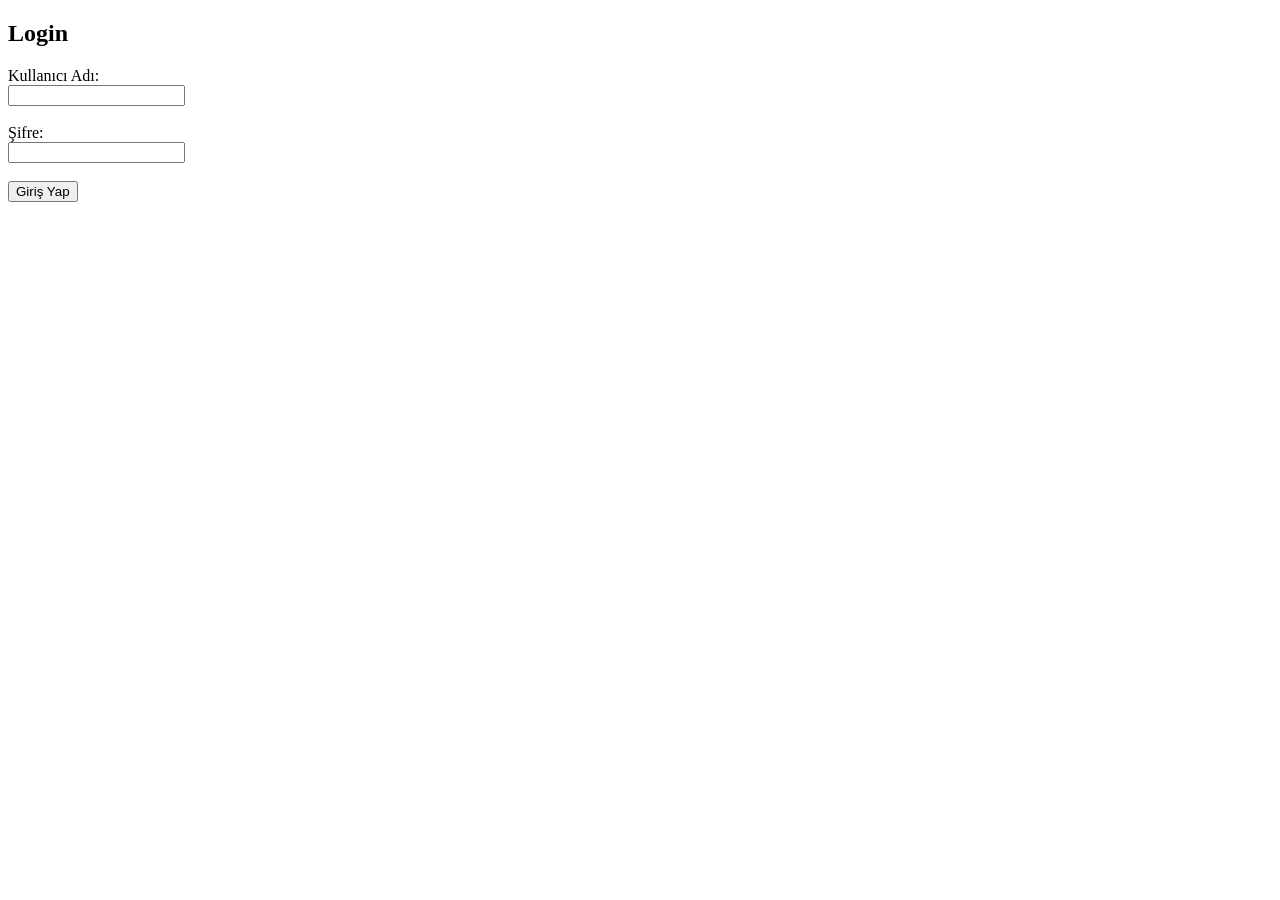
<file: reading_section/frontend/index.html>
<!DOCTYPE html>
<html lang="tr">
<head>
  <meta charset="UTF-8">
  <title>IELTS Reading Assistant - Giriş</title>
</head>
<body>
  <h2>Login</h2>
  <form id="loginForm">
    <label for="username">Kullanıcı Adı:</label><br/>
    <input type="text" id="username" name="username" required /><br/><br/>
    <label for="password">Şifre:</label><br/>
    <input type="password" id="password" name="password" required /><br/><br/>
    <button type="submit">Giriş Yap</button>

  <div id="login-message" style="color:red; margin-top: 10px;"></div>


  </form>

  <script>
    const loginForm = document.getElementById('loginForm');
    const loginMessage = document.getElementById("login-message");

    loginForm.addEventListener("submit", async (e) => {
      e.preventDefault();
      const username = e.target.username.value.trim();
      const password = e.target.password.value;
      try {
        const response = await fetch("http://127.0.0.1:8000/auth/login", {
          method: "POST",
          headers: {
            "Content-Type": "application/x-www-form-urlencoded",
          },
          body: new URLSearchParams({ username, password }),
        });

        if (!response.ok) {
          loginMessage.textContent = "Giriş başarısız: " + response.statusText;
          return;
        }

        const data = await response.json();
        localStorage.setItem("access_token", data.access_token);
        loginMessage.style.color = "green";
        loginMessage.textContent = "Giriş başarılı! Reading sayfasına yönlendiriliyorsunuz...";
        setTimeout(() => {
          window.location.href = "/static/reading.html";
        }, 1000);
      } catch (error) {
        loginMessage.textContent = "Giriş sırasında hata oluştu.";
        console.error(error);
      }
    });
  </script>
</body>
</html>
</file>
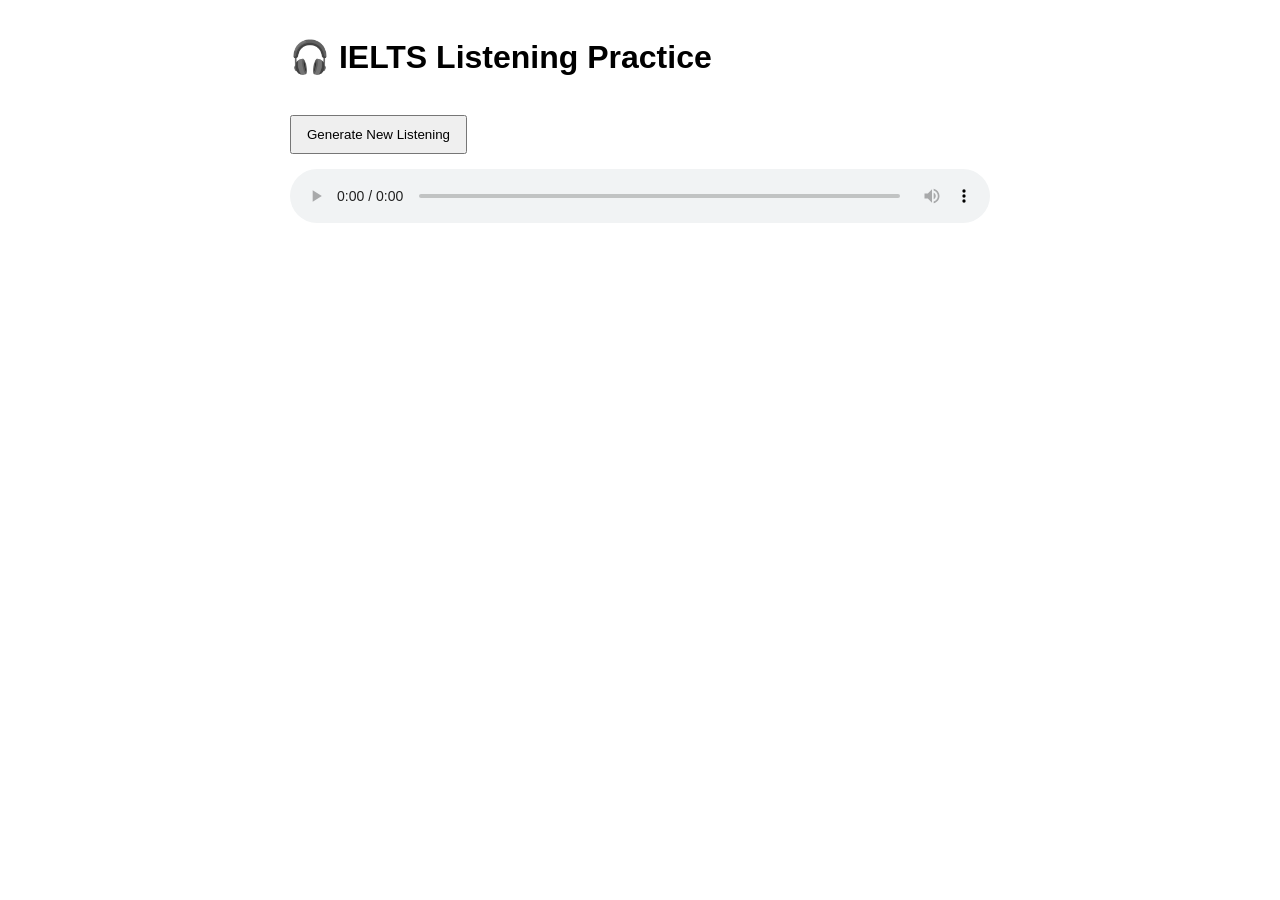
<file: frontend.html>
<!DOCTYPE html>
<html lang="en">
<head>
    <meta charset="UTF-8" />
    <meta name="viewport" content="width=device-width, initial-scale=1.0" />
    <title>IELTS Listening Practice</title>
    <style>
        body { font-family: Arial, sans-serif; max-width: 700px; margin: 2rem auto; line-height: 1.6; }
        button { padding: 10px 15px; margin-top: 10px; cursor: pointer; }
        .question-box { margin-top: 30px; }
        audio { margin-top: 15px; width: 100%; }
    </style>
</head>
<body>
    <h1>🎧 IELTS Listening Practice</h1>
    <button onclick="loadListening()">Generate New Listening</button>
    <div id="dialogue"></div>
    <audio id="audio" controls></audio>

    <div class="question-box">
        <p id="question"></p>
        <form id="quiz-form"></form>
        <p id="feedback"></p>
    </div>

    <script>
        async function loadListening() {
            const res = await fetch("/generate-listening");
            const data = await res.json();

            const dialogueBox = document.getElementById("dialogue");
            const question = document.getElementById("question");
            const form = document.getElementById("quiz-form");
            const audio = document.getElementById("audio");
            const feedback = document.getElementById("feedback");

            feedback.innerText = "";
            dialogueBox.innerHTML = "<h3>Transcript:</h3><p>" + data.dialogue.join("<br>") + "</p>";
            question.innerText = data.question;
            audio.src = data.audio_url;

            form.innerHTML = "";
            data.options.forEach(opt => {
                const radio = `<label><input type='radio' name='choice' value='${opt[0]}' /> ${opt}</label><br>`;
                form.innerHTML += radio;
            });
            form.innerHTML += `<button type='submit'>Check Answer</button>`;

            form.onsubmit = function(e) {
                e.preventDefault();
                const selected = form.querySelector("input[name='choice']:checked");
                if (!selected) return (feedback.innerText = "Please select an option.");
                feedback.innerText = selected.value === data.answer ? "✅ Correct!" : `❌ Incorrect. Correct answer is ${data.answer}`;
            };
        }
    </script>
</body>
</html>
</file>
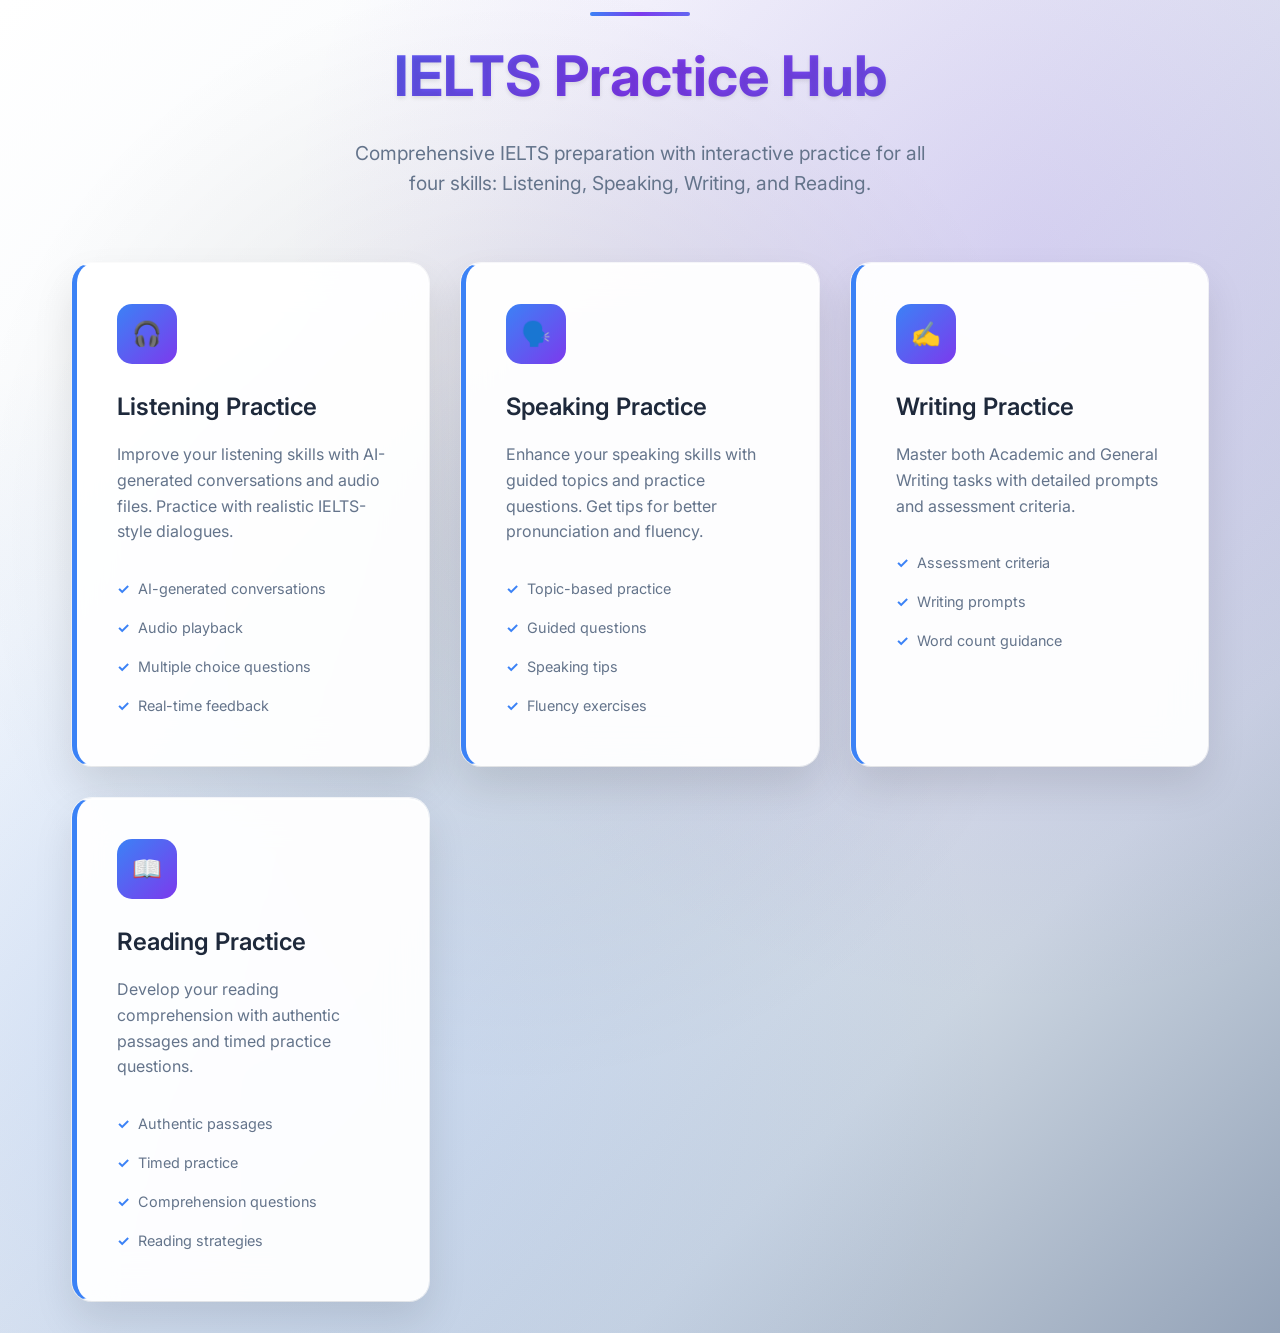
<file: templates/main.html>
<!DOCTYPE html>
<html lang="en">
<head>
    <meta charset="UTF-8" />
    <meta name="viewport" content="width=device-width, initial-scale=1.0" />
    <title>IELTS Practice Hub</title>
    <link href="https://fonts.googleapis.com/css2?family=Inter:wght@300;400;500;600;700&display=swap" rel="stylesheet">
    <style>
        * {
            margin: 0;
            padding: 0;
            box-sizing: border-box;
        }

        body { 
            font-family: 'Inter', -apple-system, BlinkMacSystemFont, sans-serif;
            background: 
                radial-gradient(circle at 20% 80%, rgba(59, 130, 246, 0.15) 0%, transparent 50%),
                radial-gradient(circle at 80% 20%, rgba(124, 58, 237, 0.15) 0%, transparent 50%),
                radial-gradient(circle at 40% 40%, rgba(0, 0, 0, 0.1) 0%, transparent 50%),
                linear-gradient(135deg, #ffffff 0%, #f8fafc 25%, #e2e8f0 50%, #cbd5e1 75%, #94a3b8 100%);
            min-height: 100vh;
            color: #333;
            line-height: 1.6;
            position: relative;
            overflow-x: hidden;
        }

        .container {
            max-width: 1200px;
            margin: 0 auto;
            padding: 2rem;
            position: relative;
            z-index: 1;
        }

        .header {
            text-align: center;
            margin-bottom: 4rem;
            color: #1e293b;
            position: relative;
        }

        .header::before {
            content: '';
            position: absolute;
            top: -20px;
            left: 50%;
            transform: translateX(-50%);
            width: 100px;
            height: 4px;
            background: linear-gradient(90deg, #3b82f6, #7c3aed, #6366f1);
            border-radius: 2px;
        }

        .header h1 {
            font-size: 3.5rem;
            font-weight: 700;
            margin-bottom: 1rem;
            background: linear-gradient(135deg, #3b82f6 0%, #7c3aed 50%, #6366f1 100%);
            -webkit-background-clip: text;
            -webkit-text-fill-color: transparent;
            background-clip: text;
            text-shadow: 0 2px 4px rgba(0,0,0,0.1);
        }

        .header p {
            font-size: 1.2rem;
            color: #64748b;
            font-weight: 400;
            max-width: 600px;
            margin: 0 auto;
        }

        .sections-grid {
            display: grid;
            grid-template-columns: repeat(auto-fit, minmax(300px, 1fr));
            gap: 2rem;
            margin-top: 3rem;
        }

        .section-card {
            background: rgba(255, 255, 255, 0.95);
            border-radius: 20px;
            padding: 2.5rem;
            box-shadow: 
                0 20px 40px rgba(0, 0, 0, 0.1),
                0 0 0 1px rgba(255, 255, 255, 0.8),
                inset 0 1px 0 rgba(255, 255, 255, 0.9);
            backdrop-filter: blur(20px);
            border: 1px solid rgba(255, 255, 255, 0.2);
            position: relative;
            transition: all 0.3s ease;
            cursor: pointer;
            text-decoration: none;
            color: inherit;
        }

        .section-card:hover {
            transform: translateY(-10px);
            box-shadow: 
                0 30px 60px rgba(0, 0, 0, 0.15),
                0 0 0 1px rgba(255, 255, 255, 0.9);
        }

        .section-card.listening {
            border-left: 5px solid #3b82f6;
        }

        .section-card.speaking {
            border-left: 5px solid #3b82f6;
        }

        .section-card.writing {
            border-left: 5px solid #3b82f6;
        }

        .section-card.reading {
            border-left: 5px solid #3b82f6;
        }

        .section-icon {
            width: 60px;
            height: 60px;
            border-radius: 15px;
            display: flex;
            align-items: center;
            justify-content: center;
            margin-bottom: 1.5rem;
            font-size: 1.5rem;
            color: white;
        }

        .section-icon.listening {
            background: linear-gradient(135deg, #3b82f6, #7c3aed);
        }

        .section-icon.speaking {
            background: linear-gradient(135deg, #3b82f6, #7c3aed);
        }

        .section-icon.writing {
            background: linear-gradient(135deg, #3b82f6, #7c3aed);
        }

        .section-icon.reading {
            background: linear-gradient(135deg, #3b82f6, #7c3aed);
        }

        .section-card h3 {
            font-size: 1.5rem;
            font-weight: 600;
            margin-bottom: 1rem;
            color: #1e293b;
        }

        .section-card p {
            color: #64748b;
            margin-bottom: 1.5rem;
            line-height: 1.6;
        }

        .section-features {
            list-style: none;
            margin-top: 1rem;
        }

        .section-features li {
            padding: 0.5rem 0;
            color: #64748b;
            font-size: 0.9rem;
            display: flex;
            align-items: center;
        }

        .section-features li::before {
            content: '✓';
            color: #3b82f6;
            font-weight: bold;
            margin-right: 0.5rem;
        }



        @media (max-width: 768px) {
            .container {
                padding: 1rem;
            }
            
            .header h1 {
                font-size: 2.5rem;
            }
            
            .sections-grid {
                grid-template-columns: 1fr;
                gap: 1.5rem;
            }
            
            .section-card {
                padding: 2rem;
            }
        }
    </style>
</head>
<body>
    <div class="container">
        <div class="header">
            <h1>IELTS Practice Hub</h1>
            <p>Comprehensive IELTS preparation with interactive practice for all four skills: Listening, Speaking, Writing, and Reading.</p>
        </div>

        <div class="sections-grid">
            <a href="/listening" class="section-card listening">
                <div class="section-icon listening">🎧</div>
                <h3>Listening Practice</h3>
                <p>Improve your listening skills with AI-generated conversations and audio files. Practice with realistic IELTS-style dialogues.</p>
                <ul class="section-features">
                    <li>AI-generated conversations</li>
                    <li>Audio playback</li>
                    <li>Multiple choice questions</li>
                    <li>Real-time feedback</li>
                </ul>
            </a>

            <a href="/speaking" class="section-card speaking">
                <div class="section-icon speaking">🗣️</div>
                <h3>Speaking Practice</h3>
                <p>Enhance your speaking skills with guided topics and practice questions. Get tips for better pronunciation and fluency.</p>
                <ul class="section-features">
                    <li>Topic-based practice</li>
                    <li>Guided questions</li>
                    <li>Speaking tips</li>
                    <li>Fluency exercises</li>
                </ul>
            </a>

            <a href="/writing" class="section-card writing">
                <div class="section-icon writing">✍️</div>
                <h3>Writing Practice</h3>
                <p>Master both Academic and General Writing tasks with detailed prompts and assessment criteria.</p>
                <ul class="section-features">
                    <li>Assessment criteria</li>
                    <li>Writing prompts</li>
                    <li>Word count guidance</li>
                </ul>
            </a>

            <a href="/reading" class="section-card reading">
                <div class="section-icon reading">📖</div>
                <h3>Reading Practice</h3>
                <p>Develop your reading comprehension with authentic passages and timed practice questions.</p>
                <ul class="section-features">
                    <li>Authentic passages</li>
                    <li>Timed practice</li>
                    <li>Comprehension questions</li>
                    <li>Reading strategies</li>
                </ul>
            </a>
        </div>


    </div>
</body>
</html>
</file>
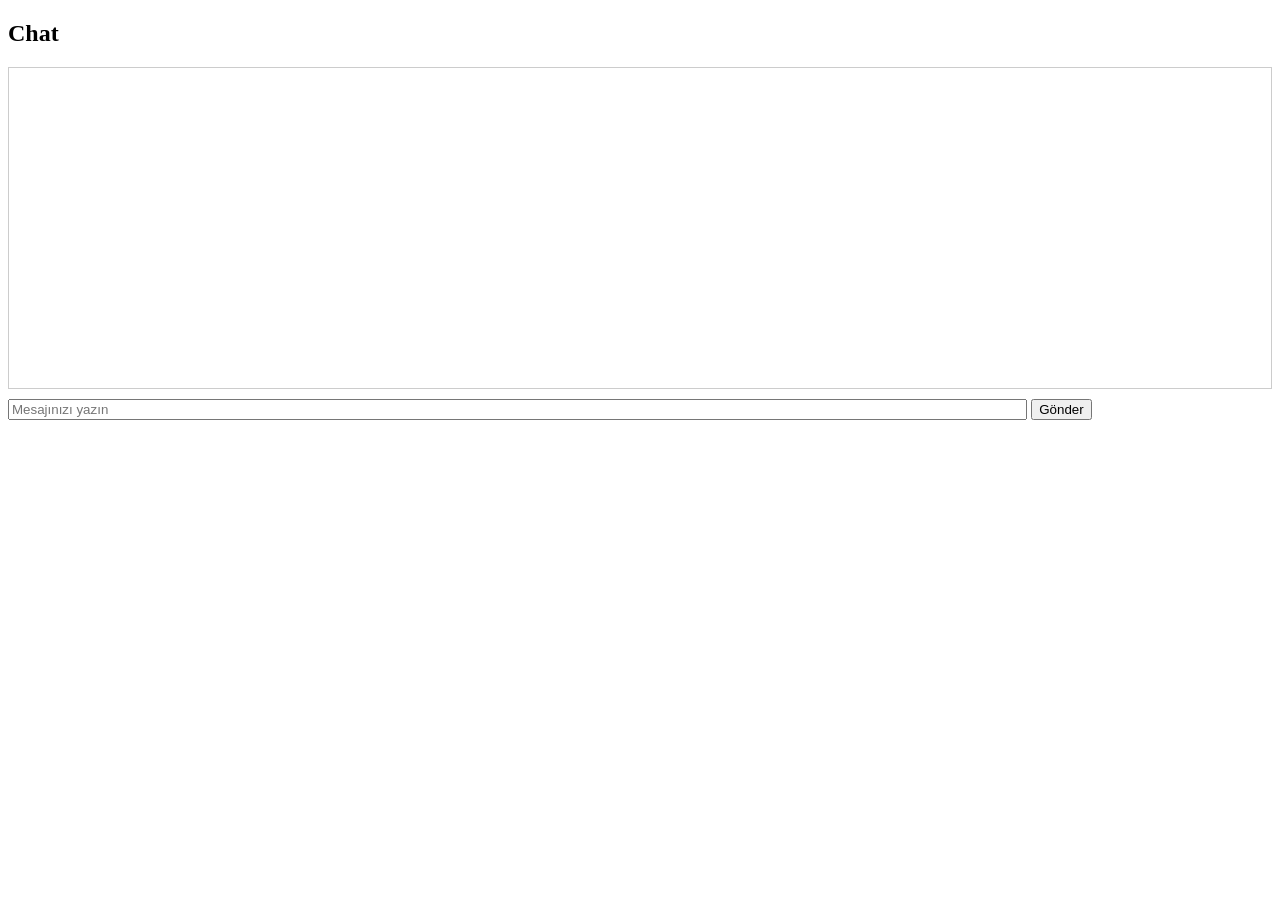
<file: reading_section/frontend/chat.html>
<!DOCTYPE html>
<html lang="tr">
<head>
<meta charset="UTF-8" />
<meta name="viewport" content="width=device-width, initial-scale=1" />
<title>Chat Demo</title>
</head>
<body>

<h2>Chat</h2>
<div id="chatLog" style="border:1px solid #ccc; padding:10px; height:300px; overflow-y:auto;">
  <!-- Mesajlar buraya gelecek -->
</div>

<form id="chatForm" style="margin-top:10px;">
  <input type="text" id="chatInput" placeholder="Mesajınızı yazın" required style="width:80%" />
  <button type="submit">Gönder</button>
</form>

<script>
const chatForm = document.getElementById('chatForm');
const chatInput = document.getElementById('chatInput');
const chatLog = document.getElementById('chatLog');

chatForm.addEventListener('submit', async (e) => {
  e.preventDefault();
  const message = chatInput.value.trim();
  if (!message) return;

  // Mesajı chat log'a ekle
  chatLog.innerHTML += `<div><b>Sen:</b> ${message}</div>`;

  try {
    const response = await fetch('http://127.0.0.1:8000/chat/send_message', {
      method: 'POST',
      headers: { 'Content-Type': 'application/json' },
      body: JSON.stringify({ message: message })
    });

    if (!response.ok) {
      chatLog.innerHTML += `<div style="color:red;">Sunucudan yanıt alınamadı: ${response.statusText}</div>`;
      return;
    }

    const data = await response.json();
    chatLog.innerHTML += `<div><b>Asistan:</b> ${data.reply}</div>`;
    chatLog.scrollTop = chatLog.scrollHeight;
  } catch (error) {
    chatLog.innerHTML += `<div style="color:red;">Hata: ${error.message}</div>`;
  }

  chatInput.value = '';
  chatInput.focus();
});
</script>

</body>
</html>
</file>
